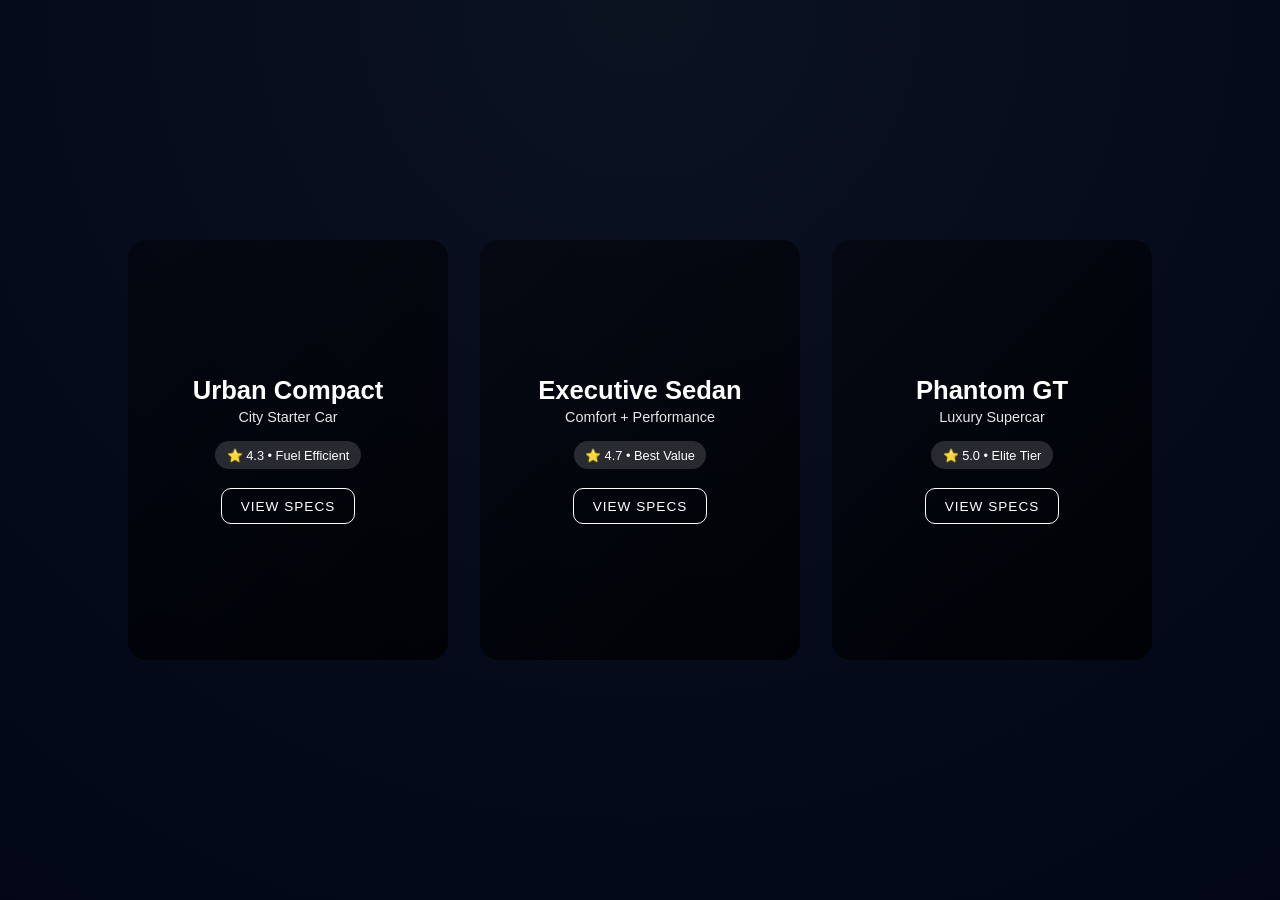
<file: index.html>
<!DOCTYPE html>
<html lang="en">
<head>
  <meta charset="UTF-8">
  <meta name="viewport" content="width=device-width, initial-scale=1.0">
  <title>Flip Cards</title>
  <link rel="stylesheet" href="task1.css">
</head>

<body>
<div class="wrapper">

  <div class="card">
    <input type="checkbox" id="card1" class="toggle">
    <div class="content">

      <div class="front" style="background-image: url('https://images.unsplash.com/photo-1765755326471-0a76758bd70e?q=80&w=870&auto=format&fit=crop&ixlib=rb-4.1.0')">
        <div class="inner">
          <h2>Urban Compact</h2>
          <p>City Starter Car</p>

          <div class="tag">⭐ 4.3 • Fuel Efficient</div>

          <label for="card1" class="button">View Specs</label>
        </div>
      </div>

      <div class="back">
        <div class="inner">
          <h3>Key Features</h3>
          <ul>
            <li>Great fuel economy</li>
            <li>Easy city parking</li>
            <li>Compact design</li>
            <li>Low maintenance cost</li>
          </ul>

          <div class="price">€12,500</div>

          <label for="card1" class="button return">Back</label>
        </div>
      </div>

    </div>
  </div>

  <div class="card">
    <input type="checkbox" id="card2" class="toggle">
    <div class="content">

      <div class="front" style="background-image: url('https://images.unsplash.com/photo-1555215695-3004980ad54e?q=80&w=1740&auto=format&fit=crop&ixlib=rb-4.1.0')">
        <div class="inner">
          <h2>Executive Sedan</h2>
          <p>Comfort + Performance</p>

          <div class="tag">⭐ 4.7 • Best Value</div>

          <label for="card2" class="button">View Specs</label>
        </div>
      </div>

      <div class="back">
        <div class="inner">
          <h3>Key Features</h3>
          <ul>
            <li>Smooth automatic drive</li>
            <li>Premium interior</li>
            <li>Advanced safety system</li>
            <li>Strong highway performance</li>
          </ul>

          <div class="price">€28,900</div>

          <label for="card2" class="button return">Back</label>
        </div>
      </div>

    </div>
  </div>

  <div class="card">
    <input type="checkbox" id="card3" class="toggle">
    <div class="content">

      <div class="front" style="background-image: url('https://images.unsplash.com/photo-1503376780353-7e6692767b70?q=80&w=1740&auto=format&fit=crop')">
        <div class="inner">
          <h2>Phantom GT</h2>
          <p>Luxury Supercar</p>

          <div class="tag">⭐ 5.0 • Elite Tier</div>

          <label for="card3" class="button">View Specs</label>
        </div>
      </div>

      <div class="back">
        <div class="inner">
          <h3>Key Features</h3>
          <ul>
            <li>V8 twin turbo engine</li>
            <li>0-100 km/h in 2.9s</li>
            <li>Carbon fiber body</li>
            <li>Luxury interior finish</li>
          </ul>

          <div class="price">€185,000</div>

          <label for="card3" class="button return">Back</label>
        </div>
      </div>

    </div>
  </div>

</div>
</body>
</html>
</file>
<file: task1.css>
* {
  box-sizing: border-box;
  margin: 0;
  padding: 0;
  font-family: 'Montserrat', sans-serif;
}

body {
  height: 100vh;
  display: flex;
  align-items: center;
  justify-content: center;
  background: radial-gradient(circle at top, #0b1220, #020617);
  color: white;
}

.wrapper {
  display: flex;
  gap: 2rem;
  flex-wrap: wrap;
  justify-content: center;
}

.card {
  width: 320px;
  height: 420px;
  perspective: 1400px;
}

.toggle {
  display: none;
}

.content {
  width: 100%;
  height: 100%;
  position: relative;
  transform-style: preserve-3d;
  transition: transform 0.9s cubic-bezier(0.4, 0.2, 0.2, 1);
}

.toggle:checked ~ .content {
  transform: rotateY(180deg);
}

.front, .back {
  position: absolute;
  inset: 0;
  border-radius: 18px;
  backface-visibility: hidden;
  overflow: hidden;
  display: flex;
  align-items: center;
  justify-content: center;
}

.front {
  background-size: cover;
  background-position: center;
}

.front::before {
  content: "";
  position: absolute;
  inset: 0;
  background: linear-gradient(
    135deg,
    rgba(0,0,0,0.35),
    rgba(0,0,0,0.75)
  );
}

.back {
  background: #0b1220;
  transform: rotateY(180deg);
  border: 1px solid rgba(255,255,255,0.08);
}

.inner {
  position: relative;
  z-index: 2;
  padding: 1.5rem;
  text-align: center;

  display: flex;
  flex-direction: column;
  align-items: center;

  transform: translateY(0px) scale(1);
  transition: transform 0.8s ease, opacity 0.8s ease, filter 0.8s ease;
}


.toggle:checked ~ .content .front .inner {
  transform: translateY(-40px) scale(0.97);
  opacity: 0.55;
  filter: blur(1px) drop-shadow(0px 40px 60px rgba(0,0,0,0.6));
}

.toggle:checked ~ .content .back .inner {
  transform: translateY(-10px) scale(1.05);
  opacity: 1;
  filter: drop-shadow(0px 30px 50px rgba(0,0,0,0.5));
}

h2 {
  font-size: 1.6rem;
  margin-bottom: 0.3rem;
}

p {
  font-size: 0.9rem;
  opacity: 0.9;
}

h3 {
  margin-bottom: 1rem;
}

.tag {
  margin-top: 1rem;
  font-size: 0.8rem;
  padding: 0.4rem 0.7rem;
  background: rgba(255,255,255,0.15);
  border-radius: 999px;
  display: inline-block;
}

ul {
  text-align: left;
  font-size: 0.9rem;
  line-height: 1.7;
  opacity: 0.9;
  margin-top: 0.5rem;
}

.price {
  margin-top: 1rem;
  font-size: 1.4rem;
  font-weight: bold;
  color: #38bdf8;
}

.button {
  margin-top: 1.2rem;
  display: inline-block;
  padding: 0.6rem 1.2rem;
  border: 1px solid white;
  border-radius: 10px;
  cursor: pointer;
  transition: 0.3s ease;
  font-size: 0.85rem;
  text-transform: uppercase;
  letter-spacing: 1px;
}

.button:hover {
  background: white;
  color: black;
  transform: scale(1.05);
}

.return {
  border-color: #38bdf8;
  color: #38bdf8;
}

.return:hover {
  background: #38bdf8;
  color: black;
}

.card:hover .front {
  transform: scale(1.02);
  transition: 0.3s ease;
}

@media (max-width: 1000px) {
  .wrapper {
    flex-direction: column;
    align-items: center;
  }
}
</file>
